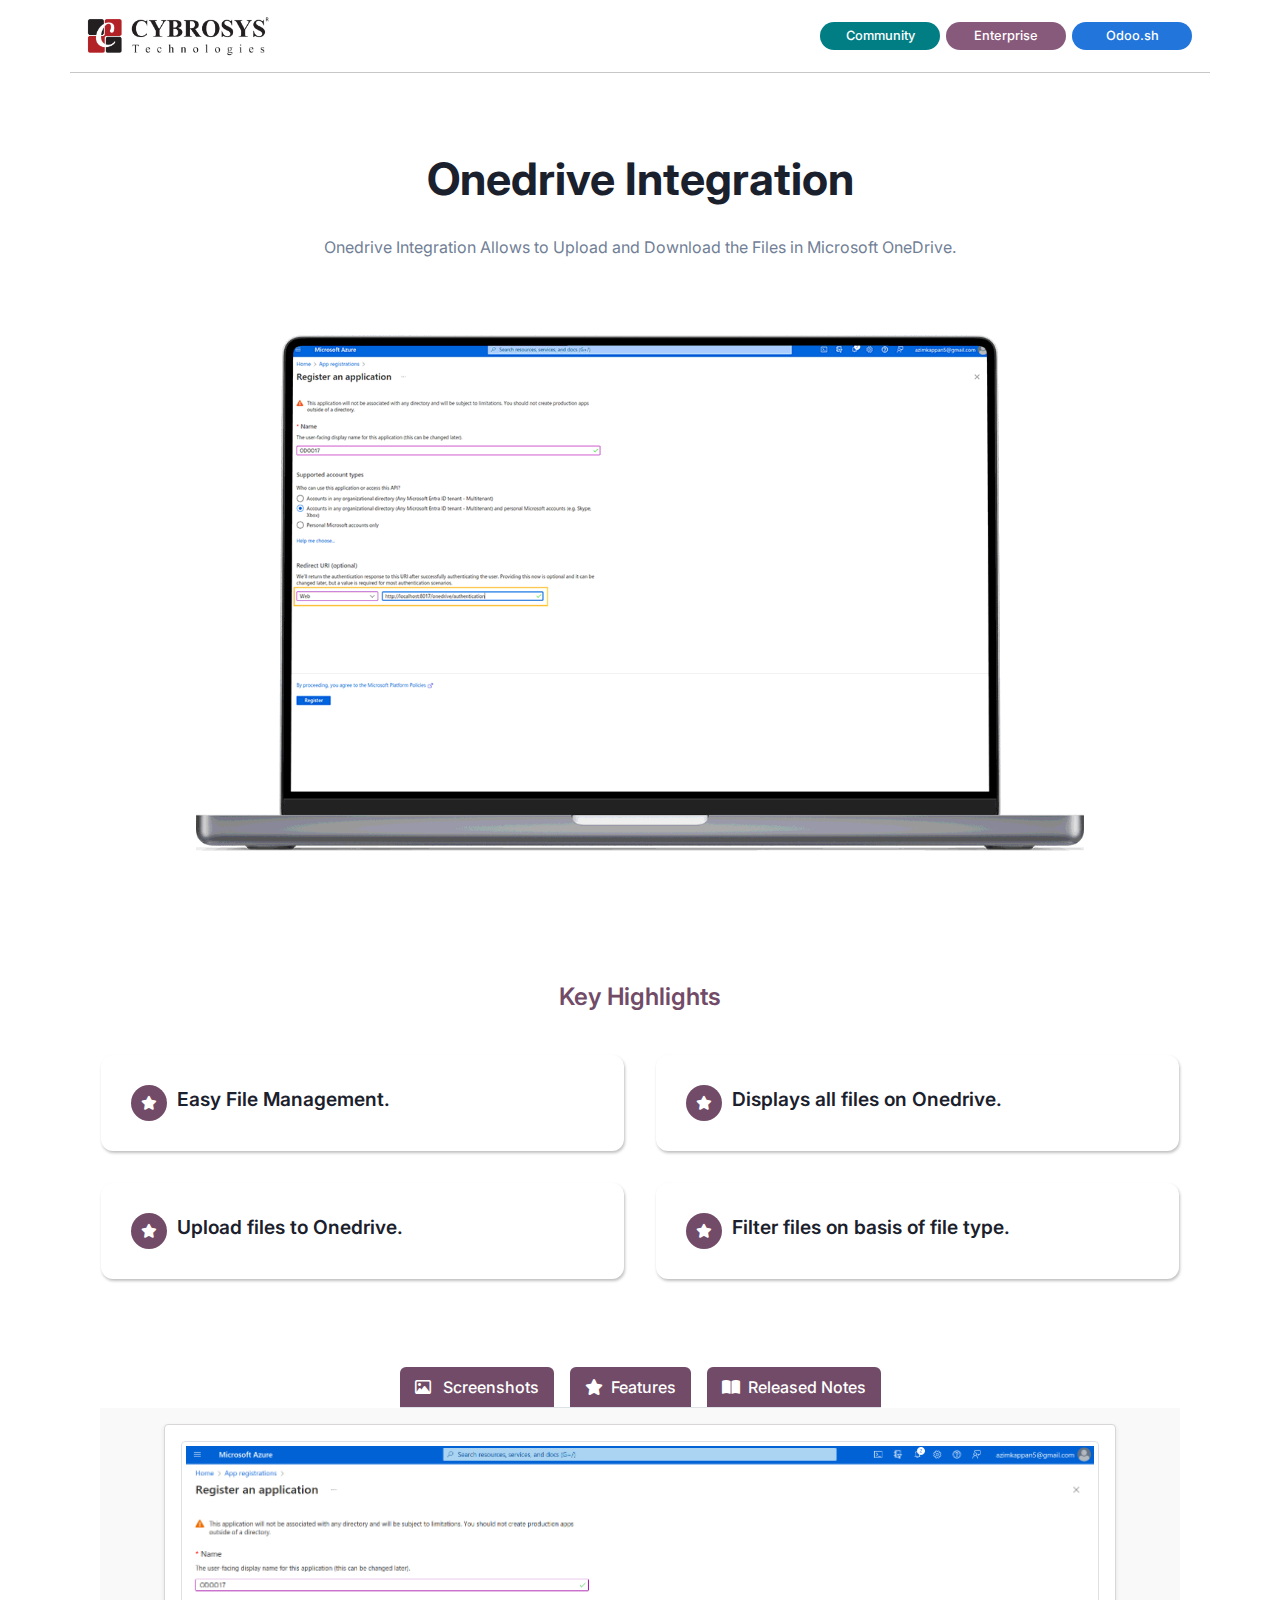
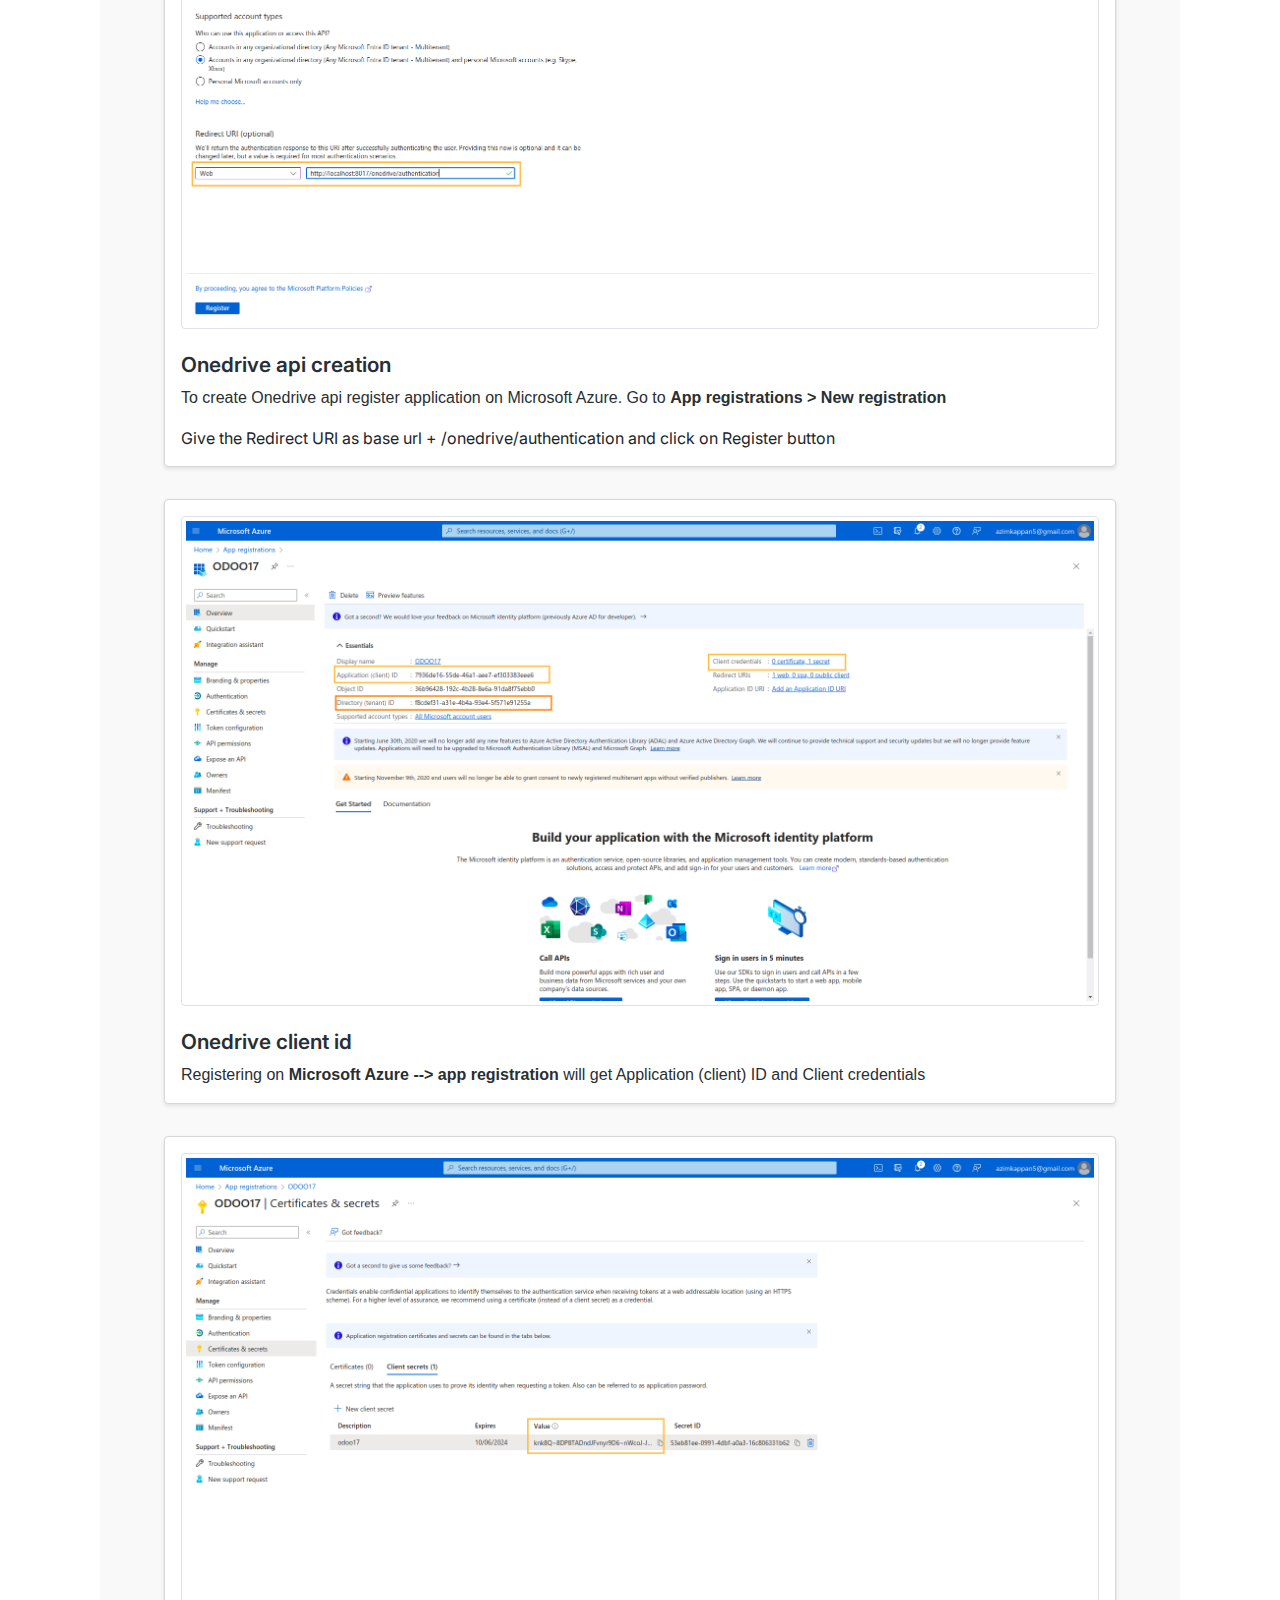
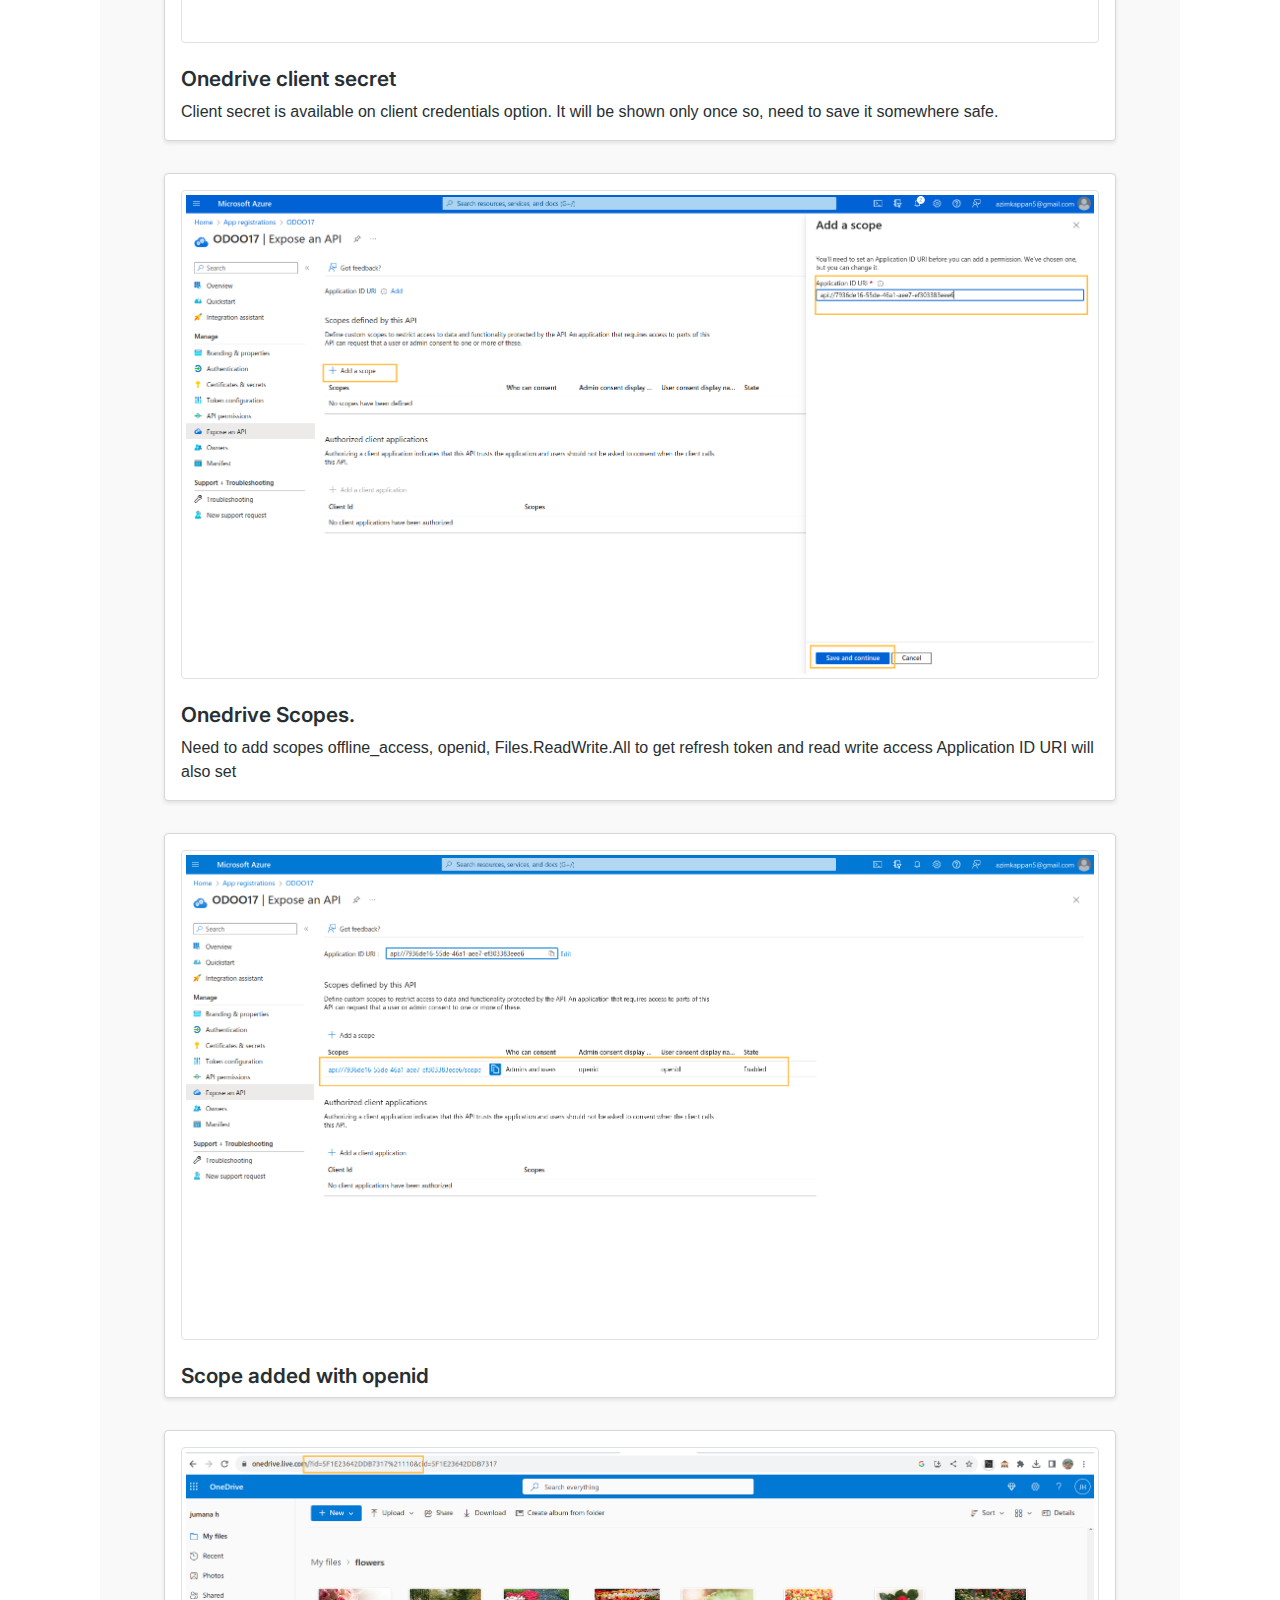
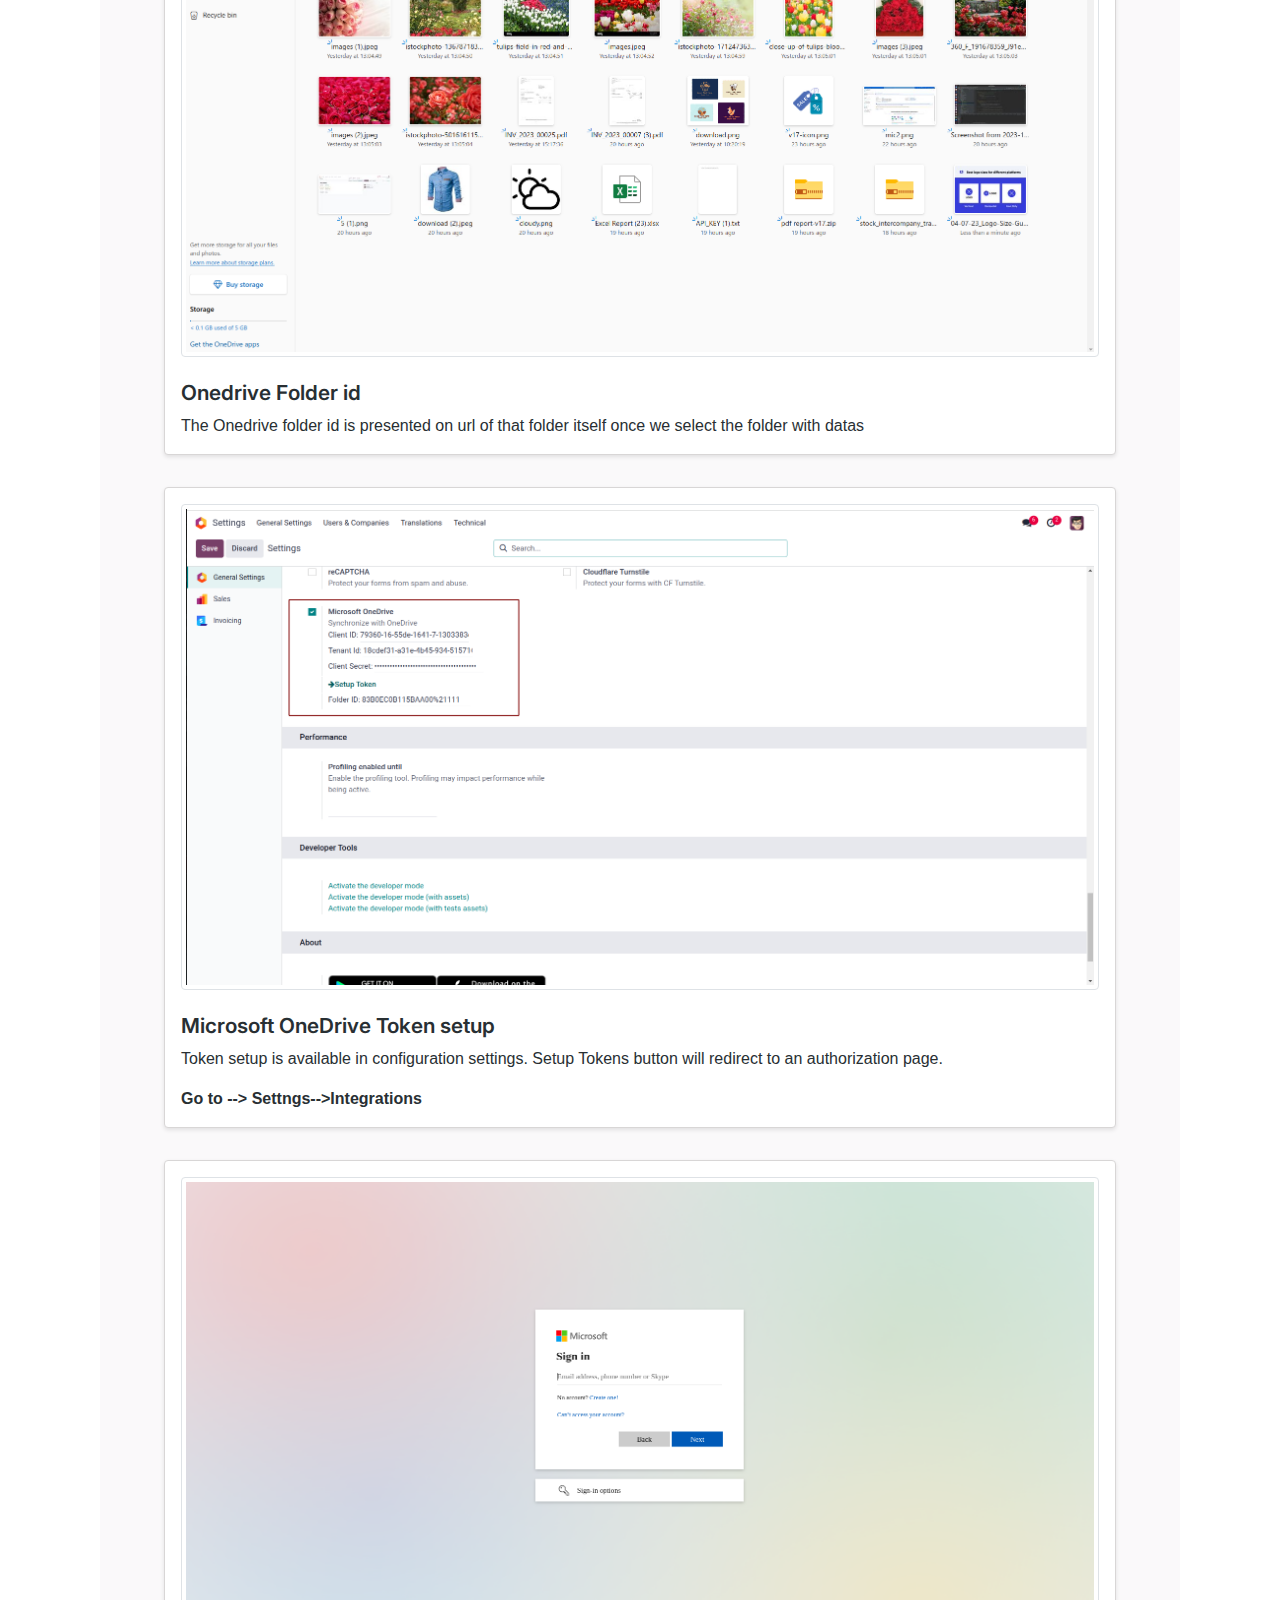
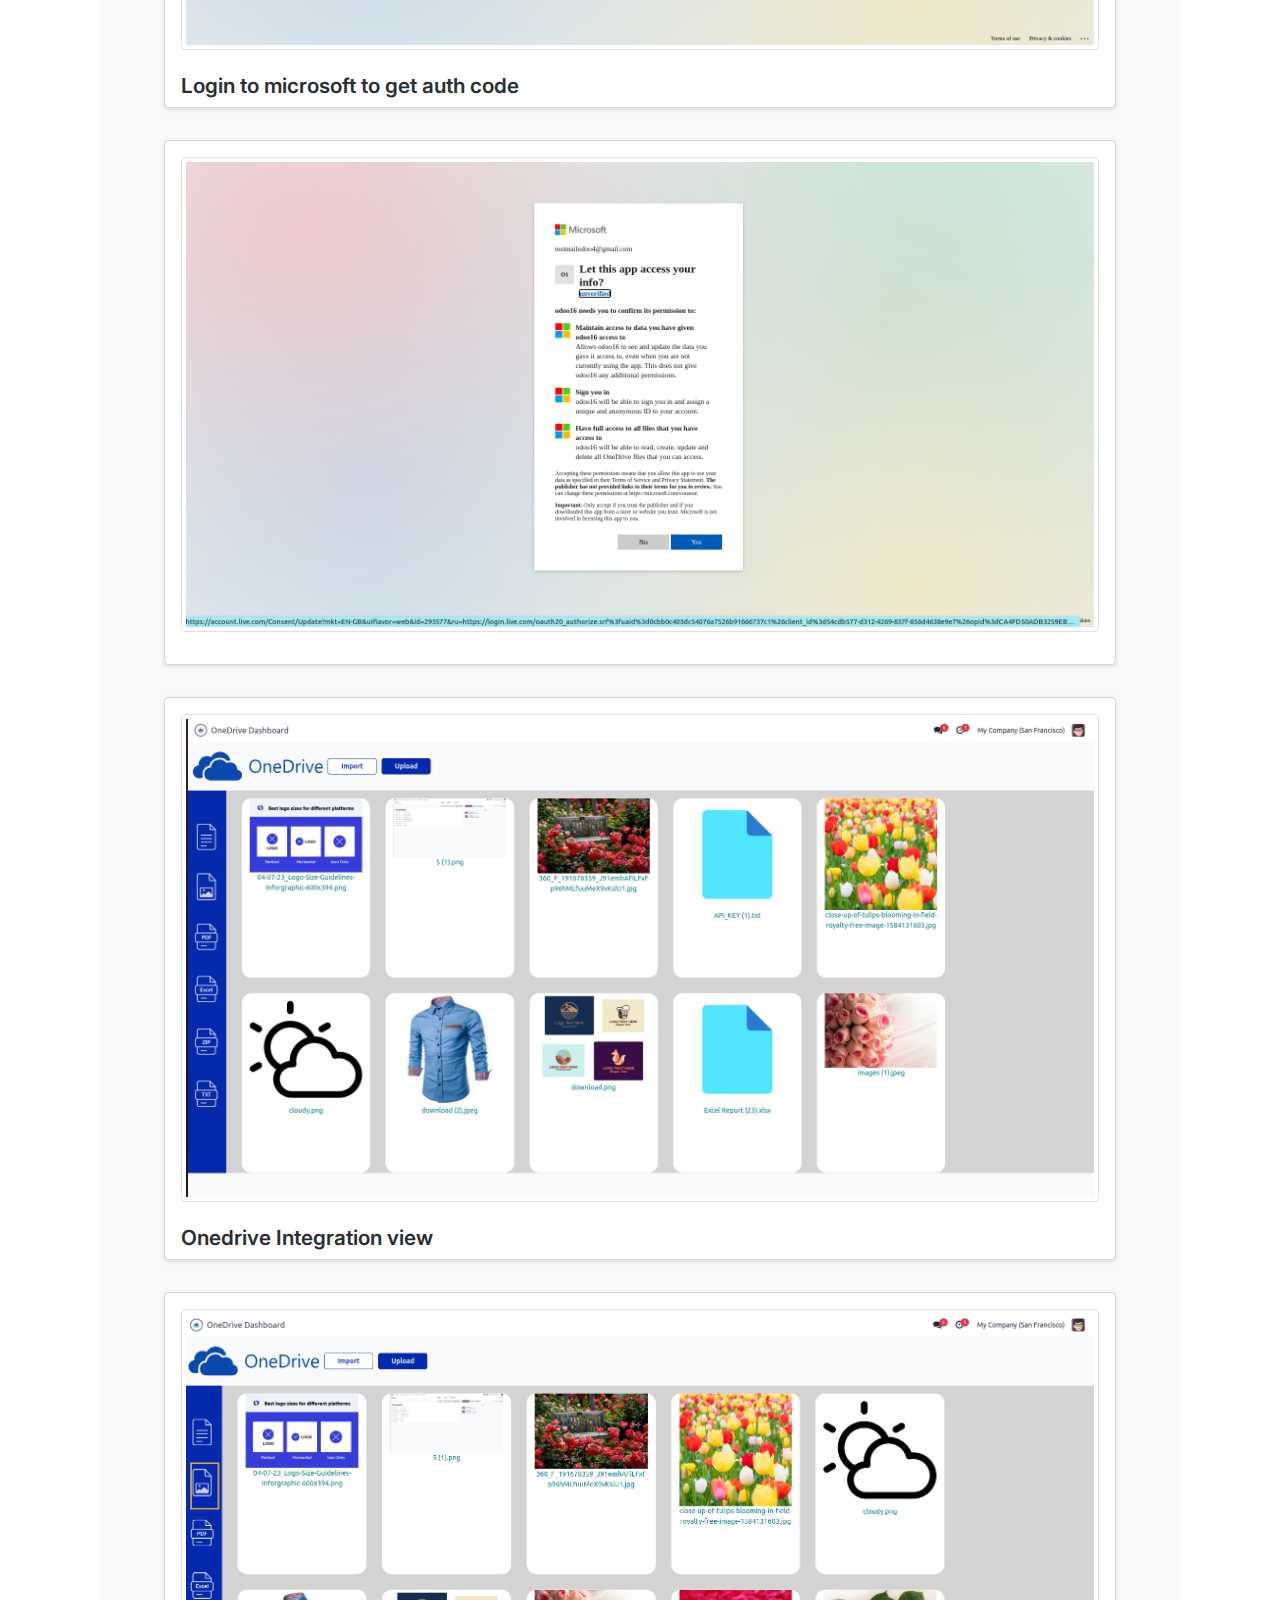
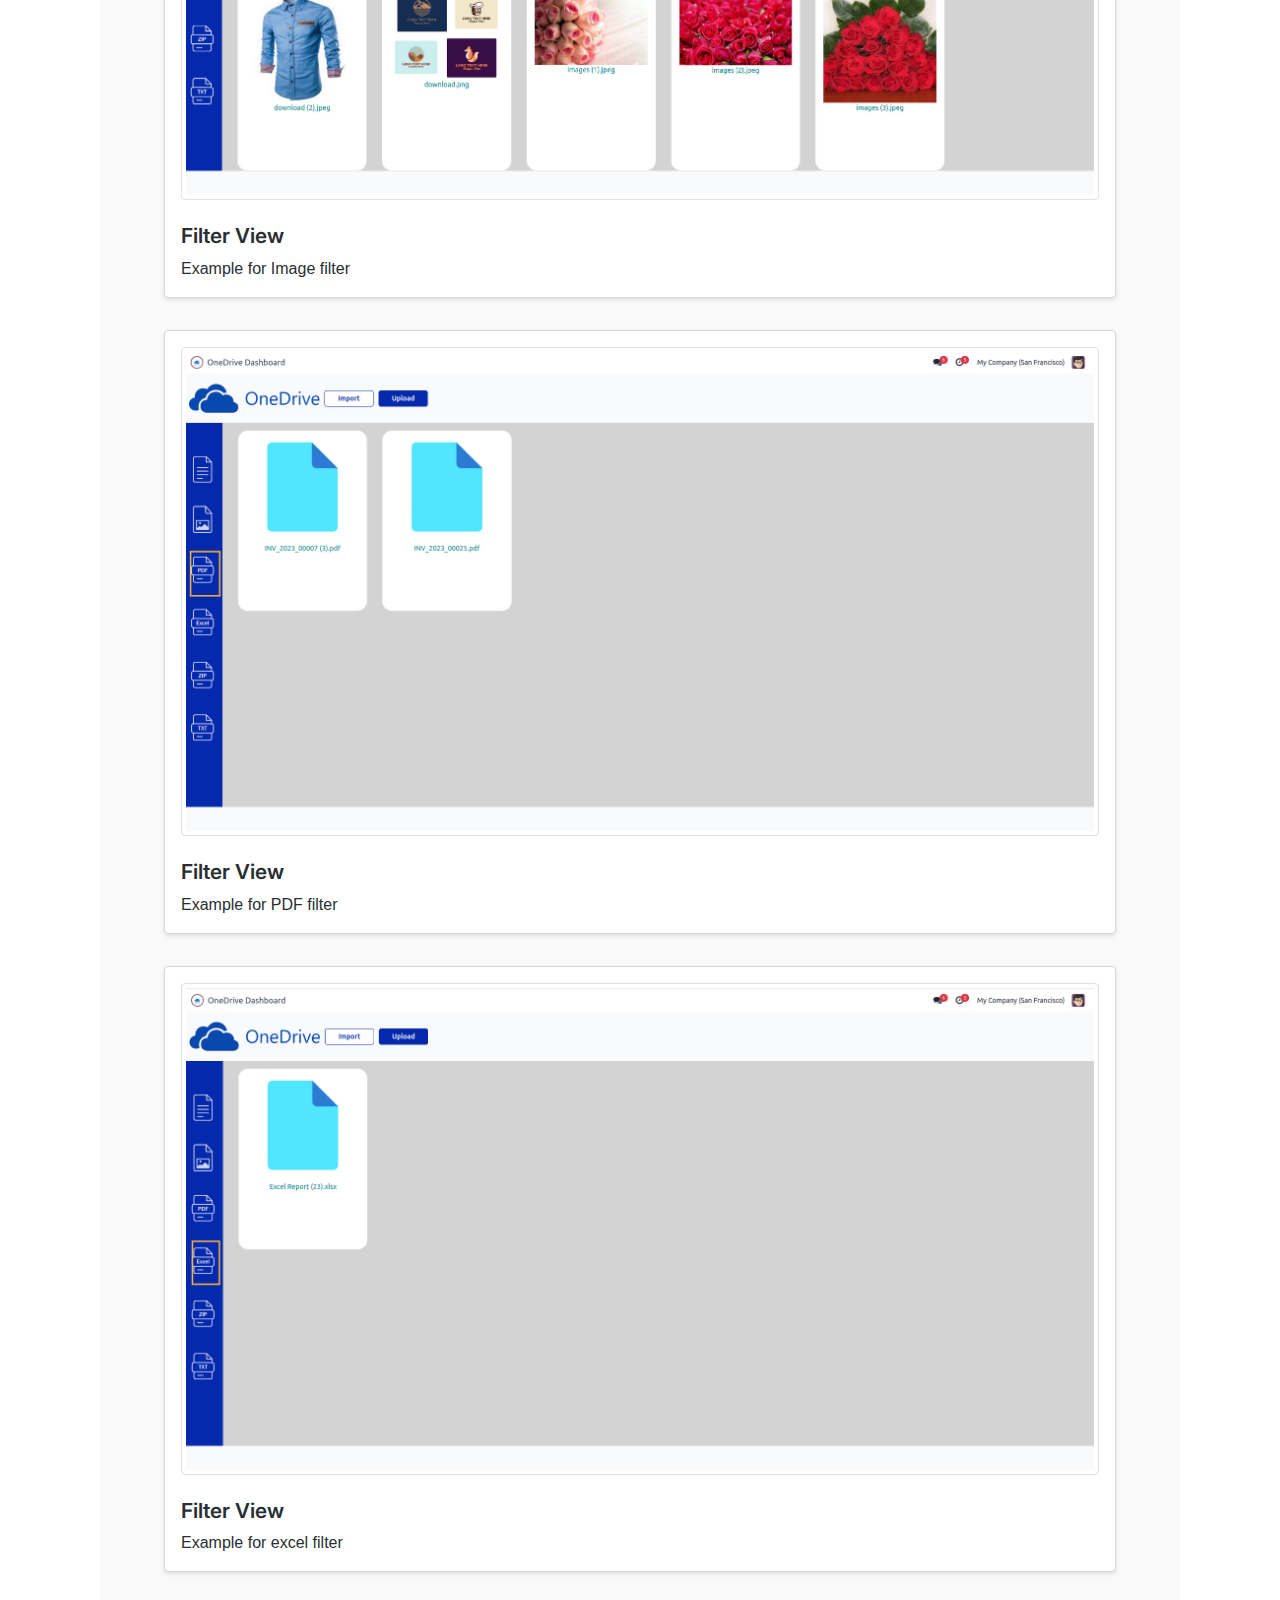
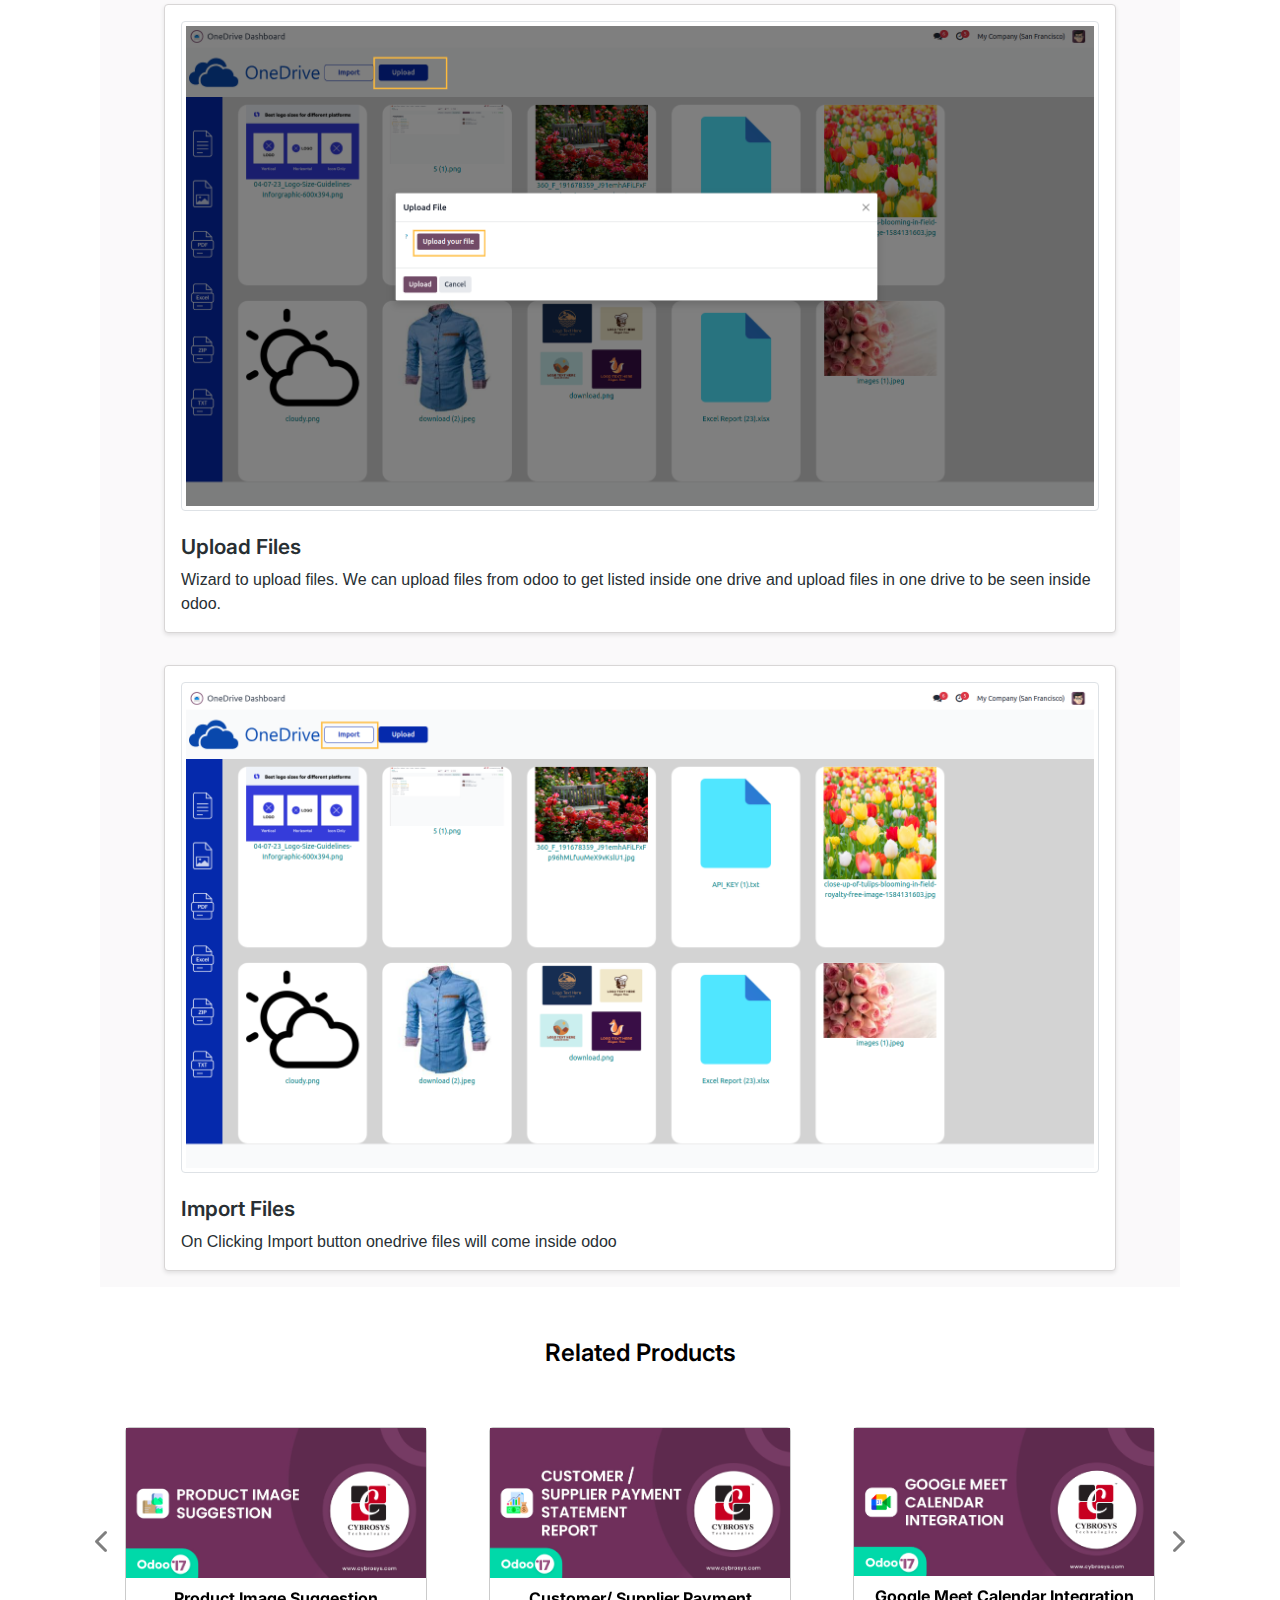
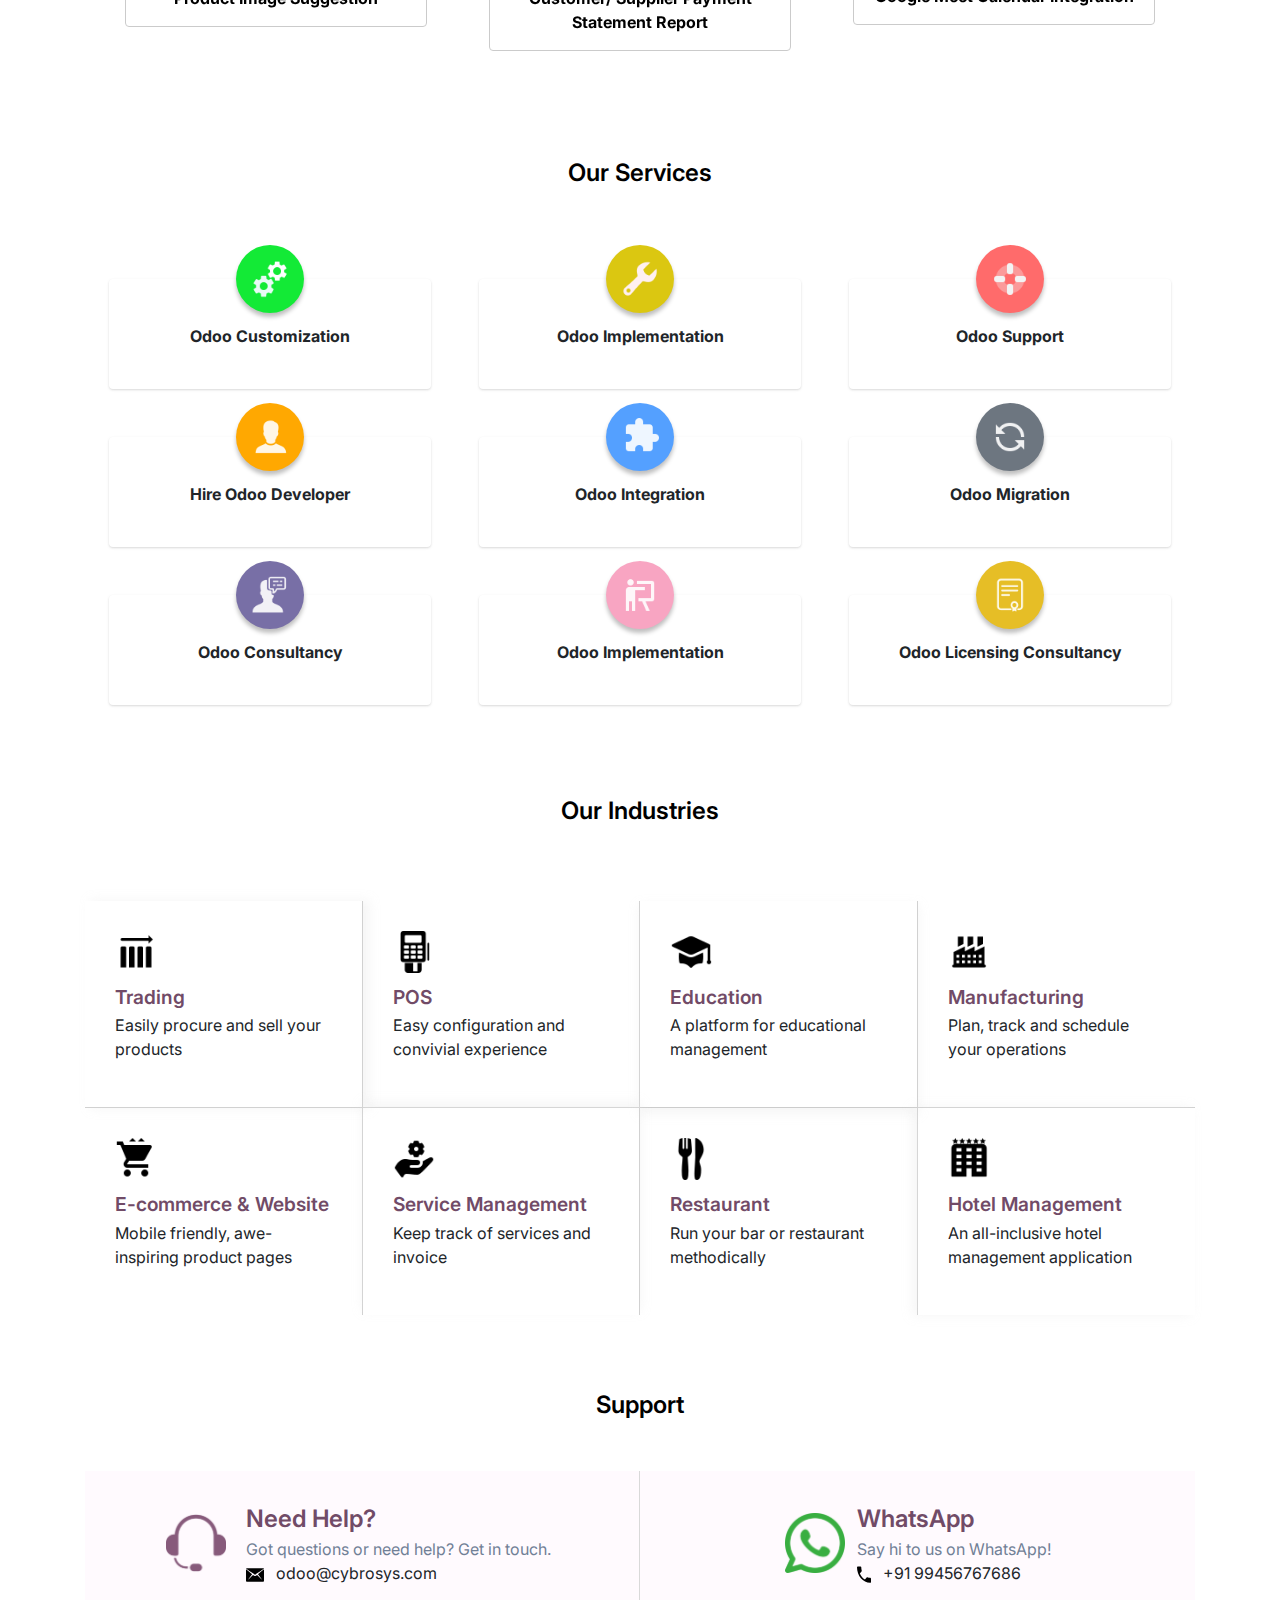
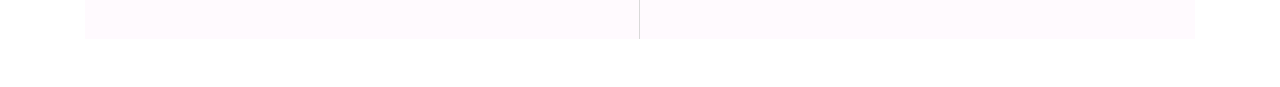
<file: onedrive_integration_odoo/onedrive_integration_odoo/static/description/index.html>
<!DOCTYPE html>
<html lang="en">
<head>
    <meta charset="UTF-8">
    <meta name="viewport" content="width=device-width, initial-scale=1.0">
    <title>Odoo App 3 Index</title>
    <!-- Bootstrap CSS -->
    <link rel="stylesheet"
          href="https://cdn.jsdelivr.net/npm/bootstrap@4.0.0/dist/css/bootstrap.min.css"
          integrity="sha384-Gn5384xqQ1aoWXA+058RXPxPg6fy4IWvTNh0E263XmFcJlSAwiGgFAW/dAiS6JXm"
          crossorigin="anonymous">
    <link rel="stylesheet"
          href="https://cdnjs.cloudflare.com/ajax/libs/font-awesome/6.2.1/css/all.min.css">
    <link rel="preconnect" href="https://fonts.googleapis.com">
    <link rel="preconnect" href="https://fonts.gstatic.com" crossorigin>
    <link href="https://fonts.googleapis.com/css2?family=Inter:wght@400;500;600;700;800&display=swap"
          rel="stylesheet">
</head>
<body>
<section>
    <div class="container"
         style="font-family: 'Inter', sans-serif !important;background-color: #fff !important;">
        <div class="row">
            <div class="col-sm-12 col-md-12 col-lg-12 d-flex justify-content-between flex-wrap align-items-sm-center"
                 style="border-bottom:1px solid rgba(0, 0, 0, 0.22)">
                <div class="my-3">
                    <img src="assets/misc/Cybrosys R.png"
                         style="width:auto !important; height:40px !important">
                </div>
                <div class="my-3 d-flex align-items-center">
                    <div class="text-center"
                         style="background-color:#017E84 !important;font-size: 0.8rem !important; color:#fff !important; font-weight:500 !important; padding:4px !important; margin:0 3px !important; border-radius:50px !important; min-width: 120px !important;">
                        Community
                    </div>
                    <div class="text-center"
                         style="background-color:#875A7B !important; color:#fff !important;font-size: 0.8rem !important; font-weight:500 !important; padding:4px !important; margin:0 3px !important; border-radius:50px !important;min-width: 120px !important;">
                        Enterprise
                    </div>
                    <div class="text-center"
                         style="background-color: #2175db !important; color:#fff !important;font-size: 0.8rem !important; font-weight:500 !important; padding:4px !important; margin:0 3px !important; border-radius:50px !important;min-width: 120px !important;">
                        Odoo.sh
                    </div>
                </div>
            </div>
        </div>
        <div class="row">
            <div class="col-sm-12 col-md-12 col-lg-12 text-center d-flex align-items-center flex-column"
                 style="margin: 80px 0px !important;">
                <h1 style="font-size: 2.8rem;font-weight: 700; color:
                    #1A202C;">
                    Onedrive Integration</h1>
                <p class="my-3 mb-4"
                   style="max-width: 80%; font-weight: 400 !important; line-height: 32px; color: #718096;">
                    Onedrive Integration Allows to Upload and Download the Files
                    in Microsoft OneDrive.
                </p>
                <div style="width: 80%; margin-top: 3rem;">
                    <img src="assets/screenshots/hero.gif"
                         class="img-responsive" width="100%" height="auto">
                </div>
            </div>
        </div>
        <div class="container mt-5 mb-5">
            <div class="col-lg-12 d-flex flex-column justify-content-center align-items-center mt-4">
                <p class="m-0"
                   style="font-weight: 600; font-size: 24px; color:#714b67 !important">
                    Key Highlights
                </p>
            </div>
            <div class="row py-4">
                <div class="col-md-6 col-sm-12 p-3">
                    <div class="d-flex   h-100" style="padding: 30px;border-radius: 12px;
                                    background: #FFF;
                                    box-shadow: 1px 2px 3px 0px rgba(0, 0, 0, 0.25); ">
                        <div style="width: 36px; height: 36px; border-radius: 50%; background: #714B67;
                                    display: flex; justify-content: center; align-items: center;
                                    margin-right: 10px; flex-shrink: 0;">
                            <i class="fa-solid fa-star  "
                               style="color: #fff;font-size:14px;"></i>
                        </div>
                        <div>
                            <p style="color: #1A202C;font-weight: 600;
                                      font-size: 1.2rem; margin-bottom: 2px;">
                                Easy File Management.</p>
                        </div>
                    </div>
                </div>
                <div class="col-md-6 col-sm-12 p-3">
                    <div class="d-flex   h-100" style="padding: 30px;border-radius: 12px;
                                    background: #FFF;
                                    box-shadow: 1px 2px 3px 0px rgba(0, 0, 0, 0.25); ">
                        <div style="width: 36px; height: 36px; border-radius: 50%; background: #714B67;
                                    display: flex; justify-content: center; align-items: center;
                                    margin-right: 10px; flex-shrink: 0;">
                            <i class="fa-solid fa-star  "
                               style="color: #fff;font-size:14px;"></i>
                        </div>
                        <div>
                            <p style="color: #1A202C;font-weight: 600;
                                      font-size: 1.2rem; margin-bottom: 2px;">
                                Displays all files on Onedrive.</p>
                        </div>
                    </div>
                </div>
                <div class="col-md-6 col-sm-12 p-3">
                    <div class="d-flex   h-100" style="padding: 30px;border-radius: 12px;
                                    background: #FFF;
                                    box-shadow: 1px 2px 3px 0px rgba(0, 0, 0, 0.25); ">
                        <div style="width: 36px; height: 36px; border-radius: 50%; background: #714B67;
                                    display: flex; justify-content: center; align-items: center;
                                    margin-right: 10px; flex-shrink: 0;">
                            <i class="fa-solid fa-star  "
                               style="color: #fff;font-size:14px;"></i>
                        </div>
                        <div>
                            <p style="color: #1A202C;font-weight: 600;
                                      font-size: 1.2rem; margin-bottom: 2px;">
                                Upload files to Onedrive.</p>
                        </div>
                    </div>
                </div>
                <div class="col-md-6 col-sm-12 p-3">
                    <div class="d-flex   h-100" style="padding: 30px;border-radius: 12px;
                                    background: #FFF;
                                    box-shadow: 1px 2px 3px 0px rgba(0, 0, 0, 0.25); ">
                        <div style="width: 36px; height: 36px; border-radius: 50%; background: #714B67;
                                    display: flex; justify-content: center; align-items: center;
                                    margin-right: 10px; flex-shrink: 0;">
                            <i class="fa-solid fa-star  "
                               style="color: #fff;font-size:14px;"></i>
                        </div>
                        <div>
                            <p style="color: #1A202C;font-weight: 600;
                                      font-size: 1.2rem; margin-bottom: 2px;">
                                Filter files on basis of file type.</p>
                        </div>
                    </div>
                </div>
            </div>
        </div>
        <div class="container rounded">
            <ul class="nav nav-tabs d-flex"
                style="width: fit-content;margin: 0 auto;gap: 1rem;">
                <li class="col text-center py-2 text-nowrap "
                    style="color: #fff; background-color: #714B67;border-radius: 6px 6px 0px 0px;">
                    <a
                            class="active show" data-toggle="tab" href="#tab1"
                            style="color: #fff;font-weight: 500; background-color: #714B67; text-decoration: none;">
                        <i class="fa-regular fa-image  pr-2"
                           style="color: #fff;"></i>
                        Screenshots</a></li>
                <li class="col text-center py-2 text-nowrap "
                    style="color: #fff; background-color: #714B67;border-radius: 6px 6px 0px 0px;">
                    <a
                            data-toggle="tab" href="#tab2"
                            style="color: #fff;font-weight: 500;  text-decoration: none;"><i
                            class="fa-solid fa-star  pr-2"
                            style="color: #fff;"></i>Features</a></li>
                <li class="col text-center py-2 text-nowrap "
                    style="color: #fff; background-color: #714B67;border-radius: 6px 6px 0px 0px;">
                    <a
                            data-toggle="tab" href="#tab3"
                            style="color: #fff;font-weight: 500; text-decoration: none; background-color: #714B67;"><i
                            class="fa-solid fa-book-open  pr-2"
                            style="color: #fff;"></i>Released Notes</a></li>
            </ul>
            <div class="tab-content"
                 style="background-color: rgba(121, 113, 119, 0.04);">
                <div id="tab1" class="tab-pane fade in active show">
                    <div class="col-lg-12 py-2"
                         style="padding: 1rem 4rem !important;">
                        <div
                                style="border: 1px solid #d8d6d6; border-radius: 4px; background: #fff; box-shadow: 0 2px 4px rgba(0, 0, 0, 0.1);">
                            <div class="row justify-content-center p-3 w-100 m-0">
                                <img src="assets/screenshots/mic1.png"
                                     class="img-thumbnail" width="100%"
                                     height="auto">
                            </div>
                            <div class="px-3">
                                <h4 class="mt-2"
                                    style=" font-weight:600 !important; color:#282F33 !important; font-size:1.3rem !important">
                                    Onedrive api creation</h4>
                                <p style="font-family: 'Roboto', sans-serif !important; font-weight: 400 !important; color: #282F33 !important; font-size: 1rem !important;">
                                    To create Onedrive api register application
                                    on Microsoft Azure.
                                    Go to <b>App registrations > New
                                    registration</b></p>
                                <p>Give the Redirect URI as base url +
                                    /onedrive/authentication and click on
                                    Register button</p>
                            </div>
                        </div>
                    </div>
                    <div class="col-lg-12 py-2"
                         style="padding: 1rem 4rem !important;">
                        <div
                                style="border: 1px solid #d8d6d6; border-radius: 4px;  background: #fff; box-shadow: 0 2px 4px rgba(0, 0, 0, 0.1);">
                            <div class="row justify-content-center p-3 w-100 m-0">
                                <img src="assets/screenshots/mic2.png"
                                     class="img-thumbnail" width="100%"
                                     height="auto">
                            </div>
                            <div class="px-3">
                                <h4 class="mt-2"
                                    style=" font-weight:600 !important; color:#282F33 !important; font-size:1.3rem !important">
                                    Onedrive client id</h4>
                                <p
                                        style="font-family: 'Roboto', sans-serif !important; font-weight: 400 !important; color: #282F33 !important; font-size: 1rem !important;">
                                    Registering on <b>Microsoft Azure --> app
                                    registration</b> will get Application
                                    (client)
                                    ID and Client credentials
                                </p>
                            </div>
                        </div>
                    </div>
                    <div class="col-lg-12 py-2"
                         style="padding: 1rem 4rem !important;">
                        <div
                                style="border: 1px solid #d8d6d6; border-radius: 4px;  background: #fff; box-shadow: 0 2px 4px rgba(0, 0, 0, 0.1);">
                            <div class="row justify-content-center p-3 w-100 m-0">
                                <img src="assets/screenshots/mic3.png"
                                     class="img-thumbnail" width="100%"
                                     height="auto">
                            </div>
                            <div class="px-3">
                                <h4 class="mt-2"
                                    style=" font-weight:600 !important; color:#282F33 !important; font-size:1.3rem !important">
                                    Onedrive client secret</h4>
                                <p
                                        style="font-family: 'Roboto', sans-serif !important; font-weight: 400 !important; color: #282F33 !important; font-size: 1rem !important;">
                                    Client secret is available on client
                                    credentials option. It will be shown only
                                    once so, need to save it somewhere safe.</p>
                            </div>
                        </div>
                    </div>
                    <div class="col-lg-12 py-2"
                         style="padding: 1rem 4rem !important;">
                        <div
                                style="border: 1px solid #d8d6d6; border-radius: 4px;  background: #fff; box-shadow: 0 2px 4px rgba(0, 0, 0, 0.1);">
                            <div class="row justify-content-center p-3 w-100 m-0">
                                <img src="assets/screenshots/mic4.png"
                                     class="img-thumbnail" width="100%"
                                     height="auto">
                            </div>
                            <div class="px-3">
                                <h4 class="mt-2"
                                    style=" font-weight:600 !important; color:#282F33 !important; font-size:1.3rem !important">
                                    Onedrive Scopes.</h4>
                                <p
                                        style="font-family: 'Roboto', sans-serif !important; font-weight: 400 !important; color: #282F33 !important; font-size: 1rem !important;">
                                    Need to add scopes offline_access, openid,
                                    Files.ReadWrite.All to get refresh token and
                                    read write access
                                    Application ID URI will also set</p>
                            </div>
                        </div>
                    </div>
                    <div class="col-lg-12 py-2"
                         style="padding: 1rem 4rem !important;">
                        <div
                                style="border: 1px solid #d8d6d6; border-radius: 4px;  background: #fff; box-shadow: 0 2px 4px rgba(0, 0, 0, 0.1);">
                            <div class="row justify-content-center p-3 w-100 m-0">
                                <img src="assets/screenshots/mic5.png"
                                     class="img-thumbnail" width="100%"
                                     height="auto">
                            </div>
                            <div class="px-3">
                                <h4 class="mt-2"
                                    style=" font-weight:600 !important; color:#282F33 !important; font-size:1.3rem !important">
                                    Scope added with openid</h4>
                            </div>
                        </div>
                    </div>
                    <div class="col-lg-12 py-2"
                         style="padding: 1rem 4rem !important;">
                        <div
                                style="border: 1px solid #d8d6d6; border-radius: 4px;  background: #fff; box-shadow: 0 2px 4px rgba(0, 0, 0, 0.1);">
                            <div class="row justify-content-center p-3 w-100 m-0">
                                <img src="assets/screenshots/mic6.png"
                                     class="img-thumbnail" width="100%"
                                     height="auto">
                            </div>
                            <div class="px-3">
                                <h4 class="mt-2"
                                    style=" font-weight:600 !important; color:#282F33 !important; font-size:1.3rem !important">
                                    Onedrive Folder id</h4>
                                <p style="font-family: 'Roboto', sans-serif !important; font-weight: 400 !important; color: #282F33 !important; font-size: 1rem !important;">
                                    The Onedrive folder id is presented on url
                                    of that folder itself once we select the
                                    folder with datas</p>
                            </div>
                        </div>
                    </div>
                    <div class="col-lg-12 py-2"
                         style="padding: 1rem 4rem !important;">
                        <div style="border: 1px solid #d8d6d6; border-radius: 4px;  background: #fff; box-shadow: 0 2px 4px rgba(0, 0, 0, 0.1);">
                            <div class="row justify-content-center p-3 w-100 m-0">
                                <img src="assets/screenshots/mic_2_1.png"
                                     class="img-thumbnail" width="100%"
                                     height="auto">
                            </div>
                            <div class="px-3">
                                <h4 class="mt-2"
                                    style=" font-weight:600 !important; color:#282F33 !important; font-size:1.3rem !important">
                                    Microsoft OneDrive Token setup</h4>
                                <p style="font-family: 'Roboto', sans-serif !important; font-weight: 400 !important; color: #282F33 !important; font-size: 1rem !important;">
                                    Token setup is available in configuration
                                    settings. Setup Tokens button will redirect
                                    to an authorization page.</p>
                                <p style="font-family: 'Roboto', sans-serif !important; font-weight: 400 !important; color: #282F33 !important; font-size: 1rem !important;">
                                    <b>Go to --> Settngs-->Integrations</b>
                                </p>
                            </div>
                        </div>
                    </div>
                    <div class="col-lg-12 py-2"
                         style="padding: 1rem 4rem !important;">
                        <div style="border: 1px solid #d8d6d6; border-radius: 4px;  background: #fff; box-shadow: 0 2px 4px rgba(0, 0, 0, 0.1);">
                            <div class="row justify-content-center p-3 w-100 m-0">
                                <img src="assets/screenshots/mic8.png"
                                     class="img-thumbnail" width="100%"
                                     height="auto">
                            </div>
                            <div class="px-3">
                                <h4 class="mt-2"
                                    style=" font-weight:600 !important; color:#282F33 !important; font-size:1.3rem !important">
                                    Login to microsoft to get auth code</h4>
                            </div>
                        </div>
                    </div>
                    <div class="col-lg-12 py-2"
                         style="padding: 1rem 4rem !important;">
                        <div
                                style="border: 1px solid #d8d6d6; border-radius: 4px;  background: #fff; box-shadow: 0 2px 4px rgba(0, 0, 0, 0.1);">
                            <div class="row justify-content-center p-3 w-100 m-0">
                                <img src="assets/screenshots/mic9.png"
                                     class="img-thumbnail" width="100%"
                                     height="auto">
                            </div>
                            <div class="px-3">
                                <h3 style="font-family: 'Montserrat', sans-serif; font-size: 18px; font-weight: bold;">
                                </h3>
                                <p style="font-family: 'Roboto', sans-serif !important; font-weight: 400 !important; color: #282F33 !important; font-size: 1rem !important;">
                                </p>
                            </div>
                        </div>
                    </div>
                    <div class="col-lg-12 py-2"
                         style="padding: 1rem 4rem !important;">
                        <div
                                style="border: 1px solid #d8d6d6; border-radius: 4px;  background: #fff; box-shadow: 0 2px 4px rgba(0, 0, 0, 0.1);">
                            <div class="row justify-content-center p-3 w-100 m-0">
                                <img src="assets/screenshots/mic10.png"
                                     class="img-thumbnail" width="100%"
                                     height="auto">
                            </div>
                            <div class="px-3">
                                <h4 class="mt-2"
                                    style=" font-weight:600 !important; color:#282F33 !important; font-size:1.3rem !important">
                                    Onedrive Integration view</h4>
                            </div>
                        </div>
                    </div>
                    <div class="col-lg-12 py-2"
                         style="padding: 1rem 4rem !important;">
                        <div
                                style="border: 1px solid #d8d6d6; border-radius: 4px;  background: #fff; box-shadow: 0 2px 4px rgba(0, 0, 0, 0.1);">
                            <div class="row justify-content-center p-3 w-100 m-0">
                                <img src="assets/screenshots/mic11.png"
                                     class="img-thumbnail" width="100%"
                                     height="auto">
                            </div>
                            <div class="px-3">
                                <h4 class="mt-2"
                                    style=" font-weight:600 !important; color:#282F33 !important; font-size:1.3rem !important">
                                    Filter View</h4>
                                <p style="font-family: 'Roboto', sans-serif !important; font-weight: 400 !important; color: #282F33 !important; font-size: 1rem !important;">
                                    Example for Image filter
                                </p>
                            </div>
                        </div>
                    </div>
                    <div class="col-lg-12 py-2"
                         style="padding: 1rem 4rem !important;">
                        <div
                                style="border: 1px solid #d8d6d6; border-radius: 4px;  background: #fff; box-shadow: 0 2px 4px rgba(0, 0, 0, 0.1);">
                            <div class="row justify-content-center p-3 w-100 m-0">
                                <img src="assets/screenshots/mic12.png"
                                     class="img-thumbnail" width="100%"
                                     height="auto">
                            </div>
                            <div class="px-3">
                                <h4 class="mt-2"
                                    style=" font-weight:600 !important; color:#282F33 !important; font-size:1.3rem !important">
                                    Filter View</h4>
                                <p style="font-family: 'Roboto', sans-serif !important; font-weight: 400 !important; color: #282F33 !important; font-size: 1rem !important;">
                                    Example for PDF filter
                                </p>
                            </div>
                        </div>
                    </div>
                    <div class="col-lg-12 py-2"
                         style="padding: 1rem 4rem !important;">
                        <div
                                style="border: 1px solid #d8d6d6; border-radius: 4px;  background: #fff; box-shadow: 0 2px 4px rgba(0, 0, 0, 0.1);">
                            <div class="row justify-content-center p-3 w-100 m-0">
                                <img src="assets/screenshots/mic13.png"
                                     class="img-thumbnail" width="100%"
                                     height="auto">
                            </div>
                            <div class="px-3">
                                <h4 class="mt-2"
                                    style=" font-weight:600 !important; color:#282F33 !important; font-size:1.3rem !important">
                                    Filter View</h4>
                                <p style="font-family: 'Roboto', sans-serif !important; font-weight: 400 !important; color: #282F33 !important; font-size: 1rem !important;">
                                    Example for excel filter
                                </p>
                            </div>
                        </div>
                    </div>
                    <div class="col-lg-12 py-2"
                         style="padding: 1rem 4rem !important;">
                        <div
                                style="border: 1px solid #d8d6d6; border-radius: 4px;  background: #fff; box-shadow: 0 2px 4px rgba(0, 0, 0, 0.1);">
                            <div class="row justify-content-center p-3 w-100 m-0">
                                <img src="assets/screenshots/mic14.png"
                                     class="img-thumbnail" width="100%"
                                     height="auto">
                            </div>
                            <div class="px-3">
                                <h4 class="mt-2"
                                    style=" font-weight:600 !important; color:#282F33 !important; font-size:1.3rem !important">
                                    Upload Files</h4>
                                <p style="font-family: 'Roboto', sans-serif !important; font-weight: 400 !important; color: #282F33 !important; font-size: 1rem !important;">
                                    Wizard to upload files. We can upload files
                                    from odoo to get listed inside one drive and
                                    upload files in one drive to be seen inside
                                    odoo.
                                </p>
                            </div>
                        </div>
                    </div>
                    <div class="col-lg-12 py-2"
                         style="padding: 1rem 4rem !important;">
                        <div
                                style="border: 1px solid #d8d6d6; border-radius: 4px;  background: #fff; box-shadow: 0 2px 4px rgba(0, 0, 0, 0.1);">
                            <div class="row justify-content-center p-3 w-100 m-0">
                                <img src="assets/screenshots/mic15.png"
                                     class="img-thumbnail" width="100%"
                                     height="auto">
                            </div>
                            <div class="px-3">
                                <h4 class="mt-2"
                                    style=" font-weight:600 !important; color:#282F33 !important; font-size:1.3rem !important">
                                    Import Files</h4>
                                <p style="font-family: 'Roboto', sans-serif !important; font-weight: 400 !important; color: #282F33 !important; font-size: 1rem !important;">
                                    On Clicking Import button onedrive files
                                    will come inside odoo
                                </p>
                            </div>
                        </div>
                    </div>
                </div>
                <div id="tab2" class="tab-pane fade">
                    <div class="col-mg-12" style="padding: 1rem 4rem;">
                        <ul style="list-style: none; padding: 1rem 0;font-weight: 500;">
                            <li class="py-3"
                                style="font-weight: 500;background-color: #fff; border-radius: 4px; padding: 1rem; margin-bottom: 1rem; box-shadow: 0 2px 4px rgba(0, 0, 0, 0.1);">
                                    <span style="margin-right: 12px;"><img
                                            src="assets/misc/star (1) 2.svg"
                                            alt=""
                                            width="16px"></span>Integrating OneDrive with Odoo
                            </li>
                            <li class="py-3"
                                style="font-weight: 500;background-color: #fff; border-radius: 4px; padding: 1rem; margin-bottom: 1rem; box-shadow: 0 2px 4px rgba(0, 0, 0, 0.1);">
                                    <span style="margin-right: 12px;"><img
                                            src="assets/misc/star (1) 2.svg"
                                            alt=""
                                            width="16px"></span>Store and access their files within the Odoo platform.
                            </li>
                            <li class="py-3"
                                style="font-weight: 500;background-color: #fff; border-radius: 4px; padding: 1rem; margin-bottom: 1rem; box-shadow: 0 2px 4px rgba(0, 0, 0, 0.1);">
                                    <span style="margin-right: 12px;"><img
                                            src="assets/misc/star (1) 2.svg"
                                            alt=""
                                            width="16px"></span>Upload files to Onedrive
                            </li>
                            <li class="py-3"
                                style="font-weight: 500;background-color: #fff; border-radius: 4px; padding: 1rem; margin-bottom: 1rem; box-shadow: 0 2px 4px rgba(0, 0, 0, 0.1);">
                                    <span style="margin-right: 12px;"><img
                                            src="assets/misc/star (1) 2.svg"
                                            alt=""
                                            width="16px"></span>Onedrive Integration
                                <ul style="list-style: none;font-weight: 400; color:#718096">
                                    <li> OneDrive is a cloud-based file storage
                                        and sharing service from Microsoft.
                                        Integrating OneDrive with Odoo can
                                        provide users with a more convenient way
                                        to store and access their files within
                                        the Odoo platform.

                                    </li>
                                </ul>
                            </li>
                        </ul>
                    </div>
                </div>
                <div id="tab3" class="tab-pane fade">
                    <div class="col-mg-12 active" style="padding: 1rem 4rem;">
                        <div class="py-3"
                             style="font-weight: 500;background-color: #fff; border-radius: 4px; padding: 1rem; box-shadow: 0 2px 4px rgba(0, 0, 0, 0.1);">
                            <div class="d-flex mb-3"
                                 style="font-size: 0.8rem; font-weight: 500;"><span>Version
                                        17.0.1.0.0</span><span
                                    class="px-2">|</span><span
                                    style="color: #714B67;font-weight: 600;">Released on:24th January 2024</span>
                            </div>
                            <p class="m-0"
                               style=" color:#718096!important; font-size:1rem !important;line-height: 28px;">
                                Initial Commit for Onedrive Integration
                            </p>
                        </div>
                    </div>
                </div>
            </div>
        </div>
        <div class="container mt-5">
            <div class="col-lg-12 d-flex flex-column justify-content-center align-items-center mt-5">
                <p class="m-0"
                   style="font-weight: 600; font-size: 24px; color:#000 !important">
                    Related Products</p>
            </div>
        </div>
        <div id="myCarousel" class="carousel slide py-3" data-ride="carousel">
            <div class="carousel-inner">
                <div class="carousel-item active">
                    <div class="row p-4">
                        <div class="col">
                            <div class="p-3">
                                <a href="https://apps.odoo.com/apps/modules/17.0/product_image_suggestion/"
                                   style="color: #000; text-decoration: none;">
                                    <div style="border:1px solid #CBCBCB !important;border-radius: 4px;">
                                        <div style="width: 300px; ">
                                            <img src="assets/modules/1.png"
                                                 alt="" width="100%"
                                                 height="auto">
                                        </div>
                                        <p class="text-center pt-2 text-black font-weight-bold">
                                           Product Image Suggestion</p>
                                    </div>
                                </a>
                            </div>
                        </div>
                        <div class="col">
                            <div class="p-3">
                                <a href="https://apps.odoo.com/apps/modules/17.0/statement_report/"
                                   style="color: #000; text-decoration: none;">
                                    <div style="border:1px solid #CBCBCB !important;border-radius: 4px;">
                                        <div style="width: 300px; ">
                                            <img src="assets/modules/2.png"
                                                 alt="" width="100%"
                                                 height="auto">
                                        </div>
                                        <p class="text-center pt-2 text-black font-weight-bold">
                                          Customer/ Supplier Payment Statement Report</p>
                                    </div>
                                </a>
                            </div>
                        </div>
                        <div class="col">
                            <div class="p-3">
                                <a href="https://apps.odoo.com/apps/modules/17.0/odoo_google_meet_integration/"
                                   style="color: #000; text-decoration: none;">
                                    <div style="border:1px solid #CBCBCB !important;border-radius: 4px;">
                                        <div style="width: 300px; ">
                                            <img src="assets/modules/3.png"
                                                 alt="" width="100%"
                                                 height="auto">
                                        </div>
                                        <p class="text-center pt-2 text-black font-weight-bold">
                                           Google Meet Calendar Integration</p>
                                    </div>
                                </a>
                            </div>
                        </div>
                    </div>
                </div>
                <div class="carousel-item">
                    <div class="row p-4">
                        <div class="col">
                            <div class="p-3">
                                <a href="https://apps.odoo.com/apps/modules/17.0/magic_note/"
                                   style="color: #000; text-decoration: none;">
                                    <div style="border:1px solid #CBCBCB !important;border-radius: 4px;">
                                        <div style="width: 300px; ">
                                            <img src="assets/modules/4.png"
                                                 alt="" width="100%"
                                                 height="auto">
                                        </div>
                                        <p class="text-center pt-2 text-black font-weight-bold">
                                           Magic Note</p>
                                    </div>
                                </a>
                            </div>
                        </div>
                        <div class="col">
                            <div class="p-3">
                                <a href="https://apps.odoo.com/apps/modules/17.0/systray_world_clock/"
                                   style="color: #000; text-decoration: none;">
                                    <div style="border:1px solid #CBCBCB !important;border-radius: 4px;">
                                        <div style="width: 300px;">
                                            <img src="assets/modules/5.png"
                                                 alt="" width="100%"
                                                 height="auto">
                                        </div>
                                        <p class="text-center pt-2 text-black font-weight-bold">
                                           Systray World Clock</p>
                                    </div>
                                </a>
                            </div>
                        </div>
                        <div class="col">
                            <div class="p-3">
                                <a href="https://apps.odoo.com/apps/modules/17.0/user_weather_map/"
                                   style="color: #000; text-decoration: none;">
                                    <div style="border:1px solid #CBCBCB !important;border-radius: 4px;">
                                        <div style="width: 300px;">
                                            <img src="assets/modules/6.png"
                                                 alt="" width="100%"
                                                 height="auto">
                                        </div>
                                        <p class="text-center pt-2 text-black font-weight-bold">
                                           User Weather Notification</p>
                                    </div>
                                </a>
                            </div>
                        </div>
                    </div>
                </div>
            </div>
            <a class="carousel-control-prev" href="#myCarousel"
               data-slide="prev" style="width: 35px; color: #000;">
                    <span class="carousel-control-prev-icon">
                        <i class="fa fa-chevron-left"
                           style="font-size: 24px;"></i>
                    </span>
            </a>
            <a class="carousel-control-next" href="#myCarousel"
               data-slide="next" style="width: 35px; color: #000;">
                    <span class="carousel-control-next-icon">
                        <i class="fa fa-chevron-right"
                           style="font-size: 24px;"></i>
                    </span>
            </a>
        </div>
        <div class="container mt-5">
            <div class="col-lg-12 d-flex flex-column justify-content-center align-items-center mt-4">
                <p class="m-0"
                   style="font-weight: 600; font-size: 24px; color:#000 !important">
                    Our Services</p>
            </div>
        </div>
        <div class="container my-5">
            <div class="row py-3">
                <div class="col-md-4 col-sm-6 px-4 py-4">
                    <div
                            style="background-color: #fff; padding: 25px; text-align: center;  box-shadow: rgba(0, 0, 0, 0.1) 0px 1px 3px 0px, rgba(0, 0, 0, 0.06) 0px 1px 2px 0px; position: relative;border-radius: 4px;">
                        <div style="position: absolute; top: 0%; left: 50%; transform: translate(-50%, -50%);">
                            <div style="background-color:#13EA36 ; border-radius: 50%; padding: 15px;    width: 68px;
                                    height: 68px; display: inline-block; box-shadow:0px 4px 4px rgba(0, 0, 0, 0.25);">
                                <img src="assets/icons/cogs.png"
                                     alt="service-icon" width="38px"
                                     height="auto">
                            </div>
                        </div>
                        <p style="margin-top: 20px; font-weight: bold;">Odoo
                            Customization</p>
                    </div>
                </div>
                <div class="col-md-4 col-sm-6 px-4 py-4">
                    <div
                            style="background-color: #fff; padding: 25px; text-align: center; box-shadow: rgba(0, 0, 0, 0.1) 0px 1px 3px 0px, rgba(0, 0, 0, 0.06) 0px 1px 2px 0px; position: relative;border-radius: 4px;">
                        <div style="position: absolute; top: 0%; left: 50%; transform: translate(-50%, -50%);">
                            <div style="background-color:#DBC711; border-radius: 50%; padding: 15px;    width: 68px;
                                    height: 68px; display: inline-block; box-shadow:0px 4px 4px rgba(0, 0, 0, 0.25);">
                                <img src="assets/icons/wrench.png"
                                     alt="service-icon" width="38px"
                                     height="auto">
                            </div>
                        </div>
                        <p style="margin-top: 20px; font-weight: bold;">Odoo
                            Implementation</p>
                    </div>
                </div>
                <div class="col-md-4 col-sm-6 px-4 py-4">
                    <div
                            style="background-color: #fff; padding: 25px; text-align: center;  box-shadow: rgba(0, 0, 0, 0.1) 0px 1px 3px 0px, rgba(0, 0, 0, 0.06) 0px 1px 2px 0px; position: relative; border-radius: 4px;">
                        <div style="position: absolute; top: 0%; left: 50%; transform: translate(-50%, -50%);">
                            <div style="background-color:#FF6B6B ; border-radius: 50%; padding: 15px;    width: 68px;
                                    height: 68px; display: inline-block; box-shadow:0px 4px 4px rgba(0, 0, 0, 0.25);">
                                <img src="assets/icons/lifebuoy.png"
                                     alt="service-icon" width="38px"
                                     height="auto">
                            </div>
                        </div>
                        <p style="margin-top: 20px; font-weight: bold;">Odoo
                            Support</p>
                    </div>
                </div>
                <div class="col-md-4 col-sm-6 px-4 py-4">
                    <div
                            style="background-color: #fff; padding: 25px; text-align: center; box-shadow: rgba(0, 0, 0, 0.1) 0px 1px 3px 0px, rgba(0, 0, 0, 0.06) 0px 1px 2px 0px; position: relative; border-radius: 4px;">
                        <div style="position: absolute; top: 0%; left: 50%; transform: translate(-50%, -50%);">
                            <div style="background-color:#FFA801 ; border-radius: 50%; padding: 15px;    width: 68px;
                                    height: 68px; display: inline-block; box-shadow:0px 4px 4px rgba(0, 0, 0, 0.25);">
                                <img src="assets/icons/user.png"
                                     alt="service-icon" width="38px"
                                     height="auto">
                            </div>
                        </div>
                        <p style="margin-top: 20px; font-weight: bold;">Hire
                            Odoo Developer</p>
                    </div>
                </div>
                <div class="col-md-4 col-sm-6 px-4 py-4">
                    <div
                            style="background-color: #fff; padding: 25px; text-align: center;  box-shadow: rgba(0, 0, 0, 0.1) 0px 1px 3px 0px, rgba(0, 0, 0, 0.06) 0px 1px 2px 0px; position: relative; border-radius: 4px;">

                        <div style="position: absolute; top: 0%; left: 50%; transform: translate(-50%, -50%);">
                            <div style="background-color:#54A0FF; border-radius: 50%; padding: 15px;    width: 68px;
                                    height: 68px; display: inline-block; box-shadow:0px 4px 4px rgba(0, 0, 0, 0.25);">
                                <img src="assets/icons/puzzle.png"
                                     alt="service-icon" width="38px"
                                     height="auto">
                            </div>
                        </div>
                        <p style="margin-top: 20px; font-weight: bold;">Odoo
                            Integration</p>
                    </div>
                </div>
                <div class="col-md-4 col-sm-6 px-4 py-4">
                    <div
                            style="background-color: #fff; padding: 25px; text-align: center;  box-shadow: rgba(0, 0, 0, 0.1) 0px 1px 3px 0px, rgba(0, 0, 0, 0.06) 0px 1px 2px 0px; position: relative;border-radius: 4px;">
                        <div style="position: absolute; top: 0%; left: 50%; transform: translate(-50%, -50%);">
                            <div style="background-color:#6D7680 ; border-radius: 50%; padding: 15px;    width: 68px;
                                    height: 68px; display: inline-block; box-shadow:0px 4px 4px rgba(0, 0, 0, 0.25);">
                                <img src="assets/icons/update.png"
                                     alt="service-icon" width="38px"
                                     height="auto">
                            </div>
                        </div>
                        <p style="margin-top: 20px; font-weight: bold;">Odoo
                            Migration</p>
                    </div>
                </div>
                <div class="col-md-4 col-sm-6 px-4 py-4">
                    <div
                            style="background-color: #fff; padding: 25px; text-align: center;  box-shadow: rgba(0, 0, 0, 0.1) 0px 1px 3px 0px, rgba(0, 0, 0, 0.06) 0px 1px 2px 0px; position: relative;border-radius: 4px;">
                        <div style="position: absolute; top: 0%; left: 50%; transform: translate(-50%, -50%);">
                            <div style="background-color:#786FA6 ; border-radius: 50%; padding: 15px;    width: 68px;
                                    height: 68px; display: inline-block; box-shadow:0px 4px 4px rgba(0, 0, 0, 0.25);">
                                <img src="assets/icons/consultation.png"
                                     alt="service-icon" width="38px"
                                     height="auto">
                            </div>
                        </div>
                        <p style="margin-top: 20px; font-weight: bold;">Odoo
                            Consultancy</p>
                    </div>
                </div>
                <div class="col-md-4 col-sm-6 px-4 py-4">
                    <div
                            style="background-color: #fff; padding: 25px; text-align: center; box-shadow: rgba(0, 0, 0, 0.1) 0px 1px 3px 0px, rgba(0, 0, 0, 0.06) 0px 1px 2px 0px;position: relative;border-radius: 4px;">
                        <div style="position: absolute; top: 0%; left: 50%; transform: translate(-50%, -50%);">
                            <div style="background-color:#F8A5C2 ; border-radius: 50%; padding: 15px;    width: 68px;
                                    height: 68px; display: inline-block; box-shadow:0px 4px 4px rgba(0, 0, 0, 0.25);">
                                <img src="assets/icons/training.png"
                                     alt="service-icon" width="38px"
                                     height="auto">
                            </div>
                        </div>
                        <p style="margin-top: 20px; font-weight: bold;">Odoo
                            Implementation</p>
                    </div>
                </div>
                <div class="col-md-4 col-sm-6 px-4 py-4">
                    <div
                            style="background-color: #fff; padding: 25px; text-align: center;  box-shadow: rgba(0, 0, 0, 0.1) 0px 1px 3px 0px, rgba(0, 0, 0, 0.06) 0px 1px 2px 0px; position: relative;border-radius: 4px;">
                        <div style="position: absolute; top: 0%; left: 50%; transform: translate(-50%, -50%);">
                            <div style="background-color:#E6BE26; border-radius: 50%; padding: 15px;    width: 68px;
                                    height: 68px; display: inline-block; box-shadow:0px 4px 4px rgba(0, 0, 0, 0.25);">
                                <img src="assets/icons/license.png"
                                     alt="service-icon" width="38px"
                                     height="auto">
                            </div>
                        </div>
                        <p style="margin-top: 20px; font-weight: bold;">Odoo
                            Licensing Consultancy</p>
                    </div>
                </div>
            </div>
        </div>
        <div class="container mt-5">
            <div class="col-lg-12 d-flex flex-column justify-content-center align-items-center mt-4">
                <p class="m-0"
                   style="font-weight: 600; font-size: 24px; color:#000 !important">
                    Our Industries</p>
            </div>
        </div>
        <div class="container">
            <div class="row my-5 py-4">
                <div class="col-md-3 col-sm-6 p-0">
                    <div class="d-flex flex-column h-100 "
                         style="border-right: 1px solid rgb(209, 209, 209); border-bottom: 1px solid  rgb(209, 209, 209); padding: 30px; box-shadow: 6px 0 10px rgba(228, 227, 227, 0.373);">
                        <img src="assets/icons/trading-black.png" width="42px"
                             height="auto" alt="">
                        <p style="color: #714B67;font-weight: 600; margin-top: 10px;
                           font-size: 1.2rem; margin-bottom: 2px;">Trading</p>
                        <p>Easily procure and sell your products</p>
                    </div>
                </div>
                <div class="col-md-3 col-sm-6  p-0">
                    <div class="d-flex flex-column h-100"
                         style="border-right: 1px solid rgb(209, 209, 209);border-bottom: 1px solid  rgb(209, 209, 209); padding: 30px;">
                        <img src="assets/icons/pos-black.png" width="42px"
                             height="auto" alt="">
                        <p style="color: #714B67;font-weight: 600; margin-top: 10px;
                            font-size: 1.2rem; margin-bottom: 2px;">POS</p>
                        <p>Easy configuration and convivial experience</p>
                    </div>
                </div>
                <div class="col-md-3 col-sm-6  p-0">
                    <div class="d-flex flex-column h-100"
                         style="border-right: 1px solid  rgb(209, 209, 209);border-bottom: 1px solid   rgba(0, 0, 0, 0.2); padding: 30px; box-shadow: 0 5px 10px  rgba(228, 227, 227, 0.373)">
                        <img src="assets/icons/education-black.png" width="42px"
                             height="auto" alt="">
                        <p style="color: #714B67;font-weight: 600; margin-top: 10px;
                            font-size: 1.2rem; margin-bottom: 2px;">
                            Education</p>
                        <p>A platform for educational management</p>
                    </div>
                </div>
                <div class="col-md-3 col-sm-6  p-0">
                    <div class="d-flex flex-column h-100"
                         style="border-bottom: 1px solid  rgb(209, 209, 209); padding: 30px; ">
                        <img src="assets/icons/manufacturing-black.png"
                             width="42px" height="auto" alt="">
                        <p style="color: #714B67;font-weight: 600; margin-top: 10px;
                            font-size: 1.2rem; margin-bottom: 2px;">
                            Manufacturing</p>
                        <p>Plan, track and schedule your operations</p>
                    </div>
                </div>
                <div class="col-md-3 col-sm-6 p-0">
                    <div class="d-flex flex-column h-100"
                         style="border-right: 1px solid  rgb(209, 209, 209); padding: 30px;">
                        <img src="assets/icons/ecom-black.png" width="42px"
                             height="auto" alt="">
                        <p style="color: #714B67;font-weight: 600; margin-top: 10px;
                            font-size: 1.2rem; margin-bottom: 2px;">E-commerce &
                            Website</p>
                        <p>Mobile friendly, awe-inspiring product pages</p>
                    </div>
                </div>
                <div class="col-md-3 col-sm-6   p-0">
                    <div class="d-flex flex-column h-100"
                         style="border-right: 1px solid  rgb(209, 209, 209); padding: 30px;box-shadow: 0 -5px 10px  rgba(228, 227, 227, 0.373);">
                        <img src="assets/icons/service-black.png" width="42px"
                             height="auto" alt="">
                        <p style="color: #714B67;font-weight: 600; margin-top: 10px;
                            font-size: 1.2rem; margin-bottom: 2px;">Service
                            Management</p>
                        <p>Keep track of services and invoice</p>
                    </div>
                </div>
                <div class="col-md-3 col-sm-6    p-0">
                    <div class="d-flex flex-column h-100"
                         style="border-right: 1px solid  rgb(209, 209, 209); padding: 30px; ">
                        <img src="assets/icons/restaurant-black.png"
                             width="42px" height="auto" alt="">
                        <p style="color: #714B67;font-weight: 600; margin-top: 10px;
                            font-size: 1.2rem; margin-bottom: 2px;">
                            Restaurant</p>
                        <p>Run your bar or restaurant methodically</p>
                    </div>
                </div>
                <div class="col-md-3 col-sm-6   p-0">
                    <div class="d-flex flex-column h-100"
                         style=" padding: 30px;box-shadow: -5px 0 10px  rgba(228, 227, 227, 0.373);">
                        <img src="assets/icons/hotel-black.png" width="42px"
                             height="auto" alt="">
                        <p style="color: #714B67;font-weight: 600; margin-top: 10px;
                            font-size: 1.2rem; margin-bottom: 2px;">Hotel
                            Management</p>
                        <p>An all-inclusive hotel management application</p>
                    </div>
                </div>
            </div>
        </div>
        <div class="container mt-5">
            <div class="col-lg-12 d-flex flex-column justify-content-center align-items-center mt-5">
                <p class="m-0"
                   style="font-weight: 600; font-size: 24px; color:#000 !important">
                    Support</p>
            </div>
        </div>
        <div class="container my-5">
            <div class="row" style="background-color: #FFFAFE;">
                <div class="col-md-6 pb-4  d-flex align-items-center justify-content-center"
                     style="border-right: 1px solid #D9D9D9;">
                    <div style="padding: 30px;">
                        <div class="d-flex align-items-center">
                            <img src="assets/misc/support (1) 1.svg" alt=""
                                 width="60px" style="margin-right: 12px;">
                            <div style="padding: 0px 8px;">
                                    <span
                                            style="color: #714B67;font-size: 24px;font-weight: 600;padding-bottom: 1rem;">Need
                                        Help?</span>
                                <p class="m-0" style="color:#718096;">Got
                                    questions or need help? Get in touch.</p>
                                <div style="font-weight: 400;"><span><img
                                        src="assets/misc/support-email.svg"
                                        alt=""
                                        width="18px"
                                        style="filter: invert(1);margin-right: 0.8rem;"></span>odoo@cybrosys.com
                                </div>
                            </div>
                        </div>
                    </div>
                </div>
                <div class="col-md-6 pb-4 d-flex align-items-center justify-content-center">
                    <div style="padding: 30px;">
                        <div class="d-flex align-items-center">
                            <img src="assets/misc/whatsapp 1.svg" alt=""
                                 width="60px" style="margin-right: 12px;">
                            <div>
                                <span style="color: #714B67;font-size: 24px;font-weight: 600;">WhatsApp</span>
                                <p class="m-0" style="color:#718096;">Say hi to
                                    us on WhatsApp!</p>
                                <div style="font-weight: 400; font-size: 16px;"><span><img
                                        src="assets/misc/phone.svg"
                                        alt="" width="14px"
                                        style="filter: invert(1); margin-right: 0.8rem;"></span>+91
                                    99456767686
                                </div>
                            </div>
                        </div>
                    </div>
                </div>
            </div>
        </div>
    </div>
</section>
<!-- Optional JavaScript -->
<!-- jQuery first, then Popper.js, then Bootstrap JS -->
<script src="https://ajax.googleapis.com/ajax/libs/jquery/3.5.1/jquery.min.js"></script>
<script src="https://maxcdn.bootstrapcdn.com/bootstrap/4.5.2/js/bootstrap.min.js"></script>
</body>
</html>
</file>
